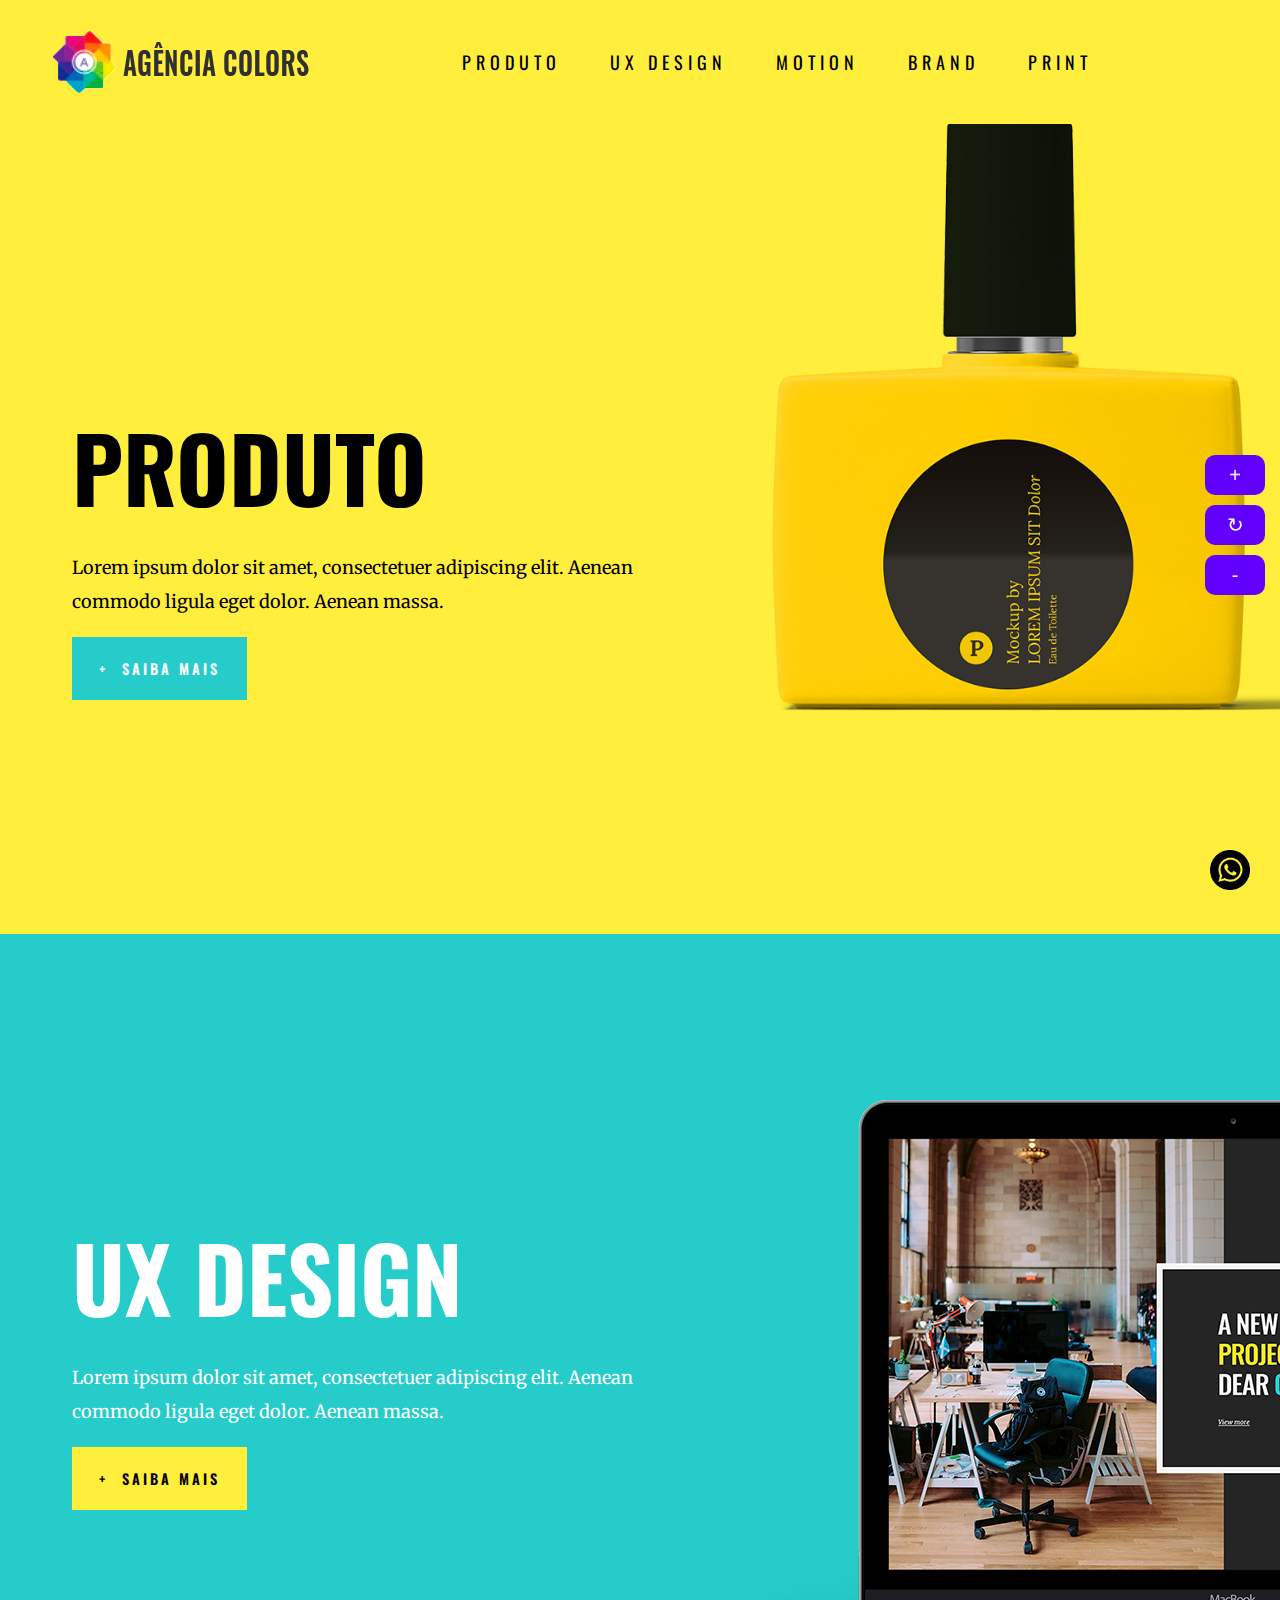
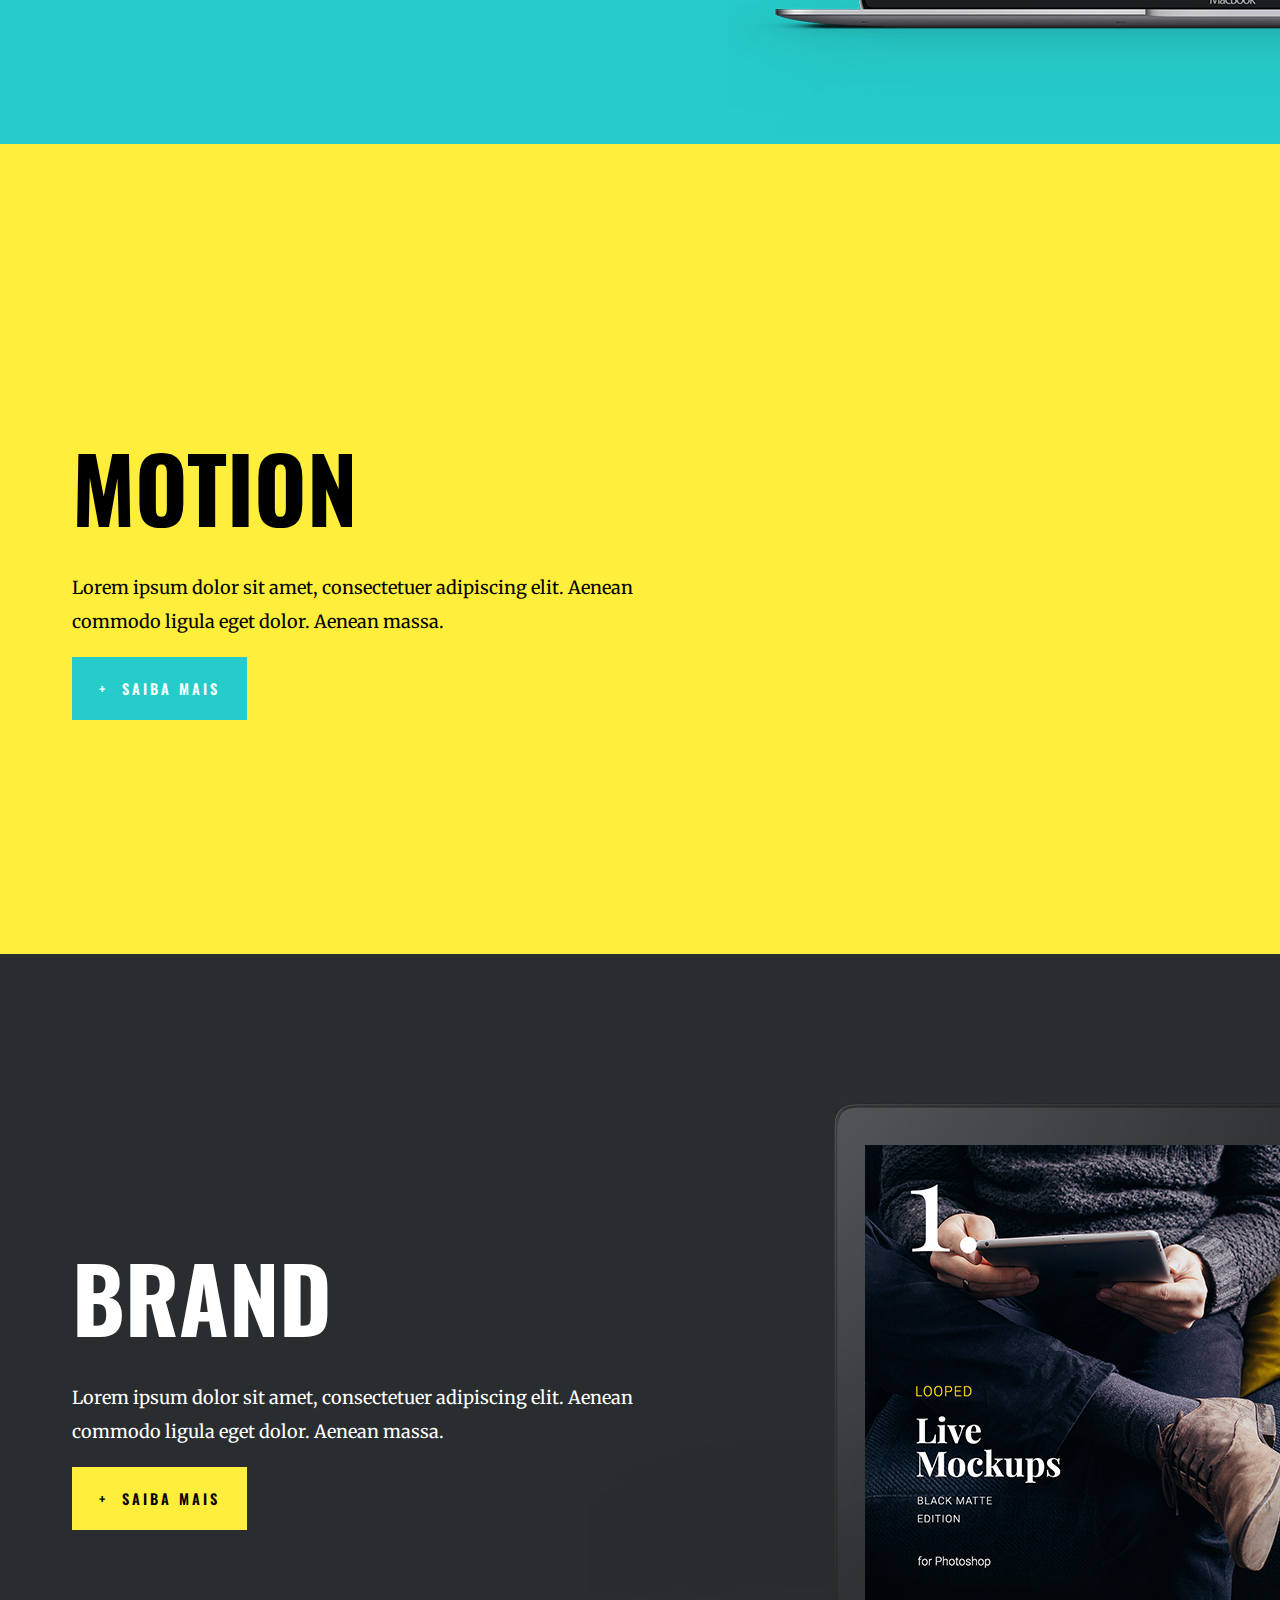
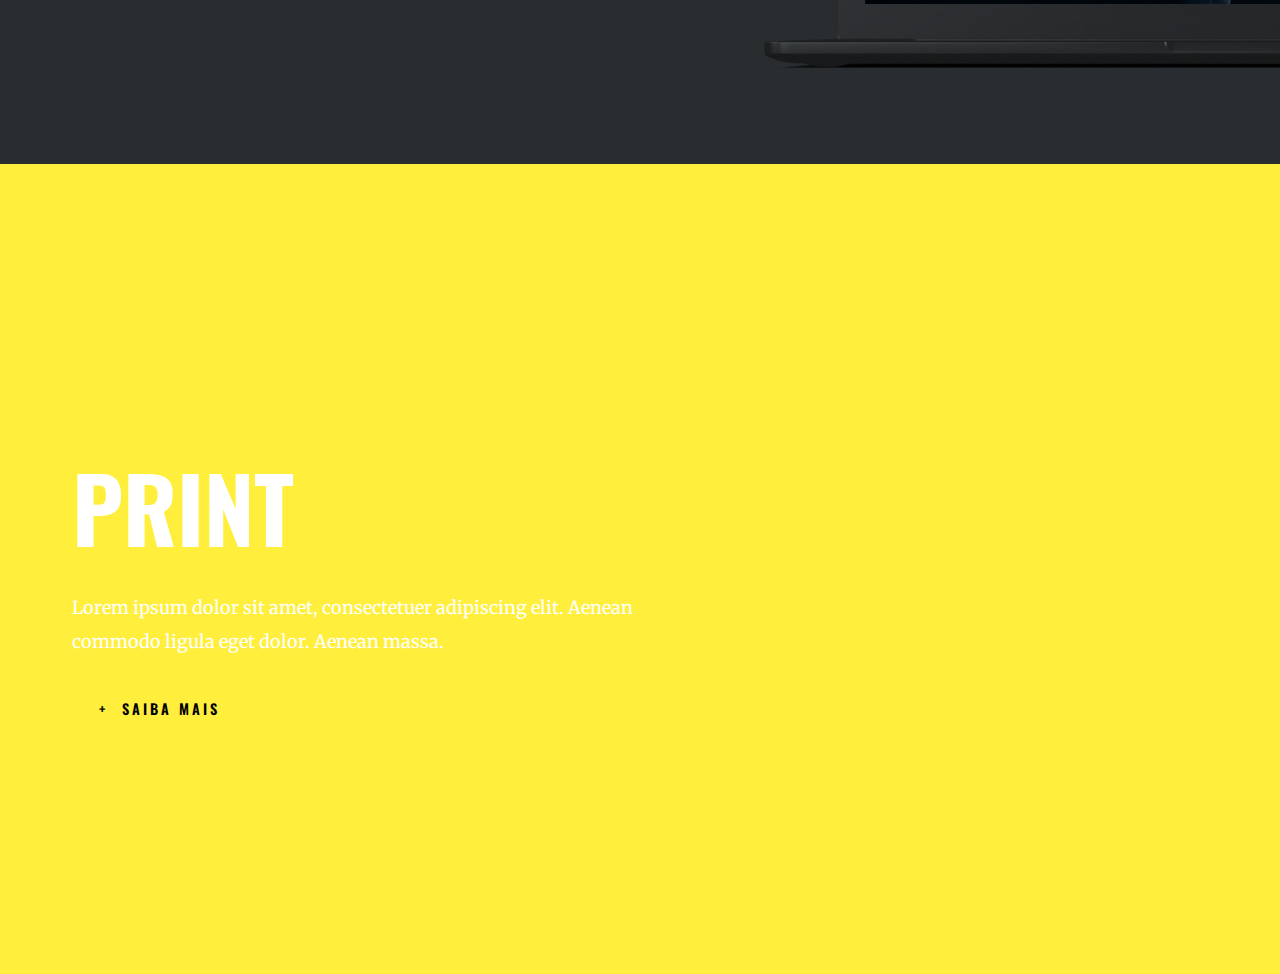
<file: index.html>
<!DOCTYPE html>
<html lang="pt-br">
<head>
    <meta charset="UTF-8">
    <meta http-equiv="X-UA-Compatible" content="IE=edge">
    <meta name="viewport" content="width=device-width, initial-scale=1.0">
    <title>Sites profissionais responsivos, loja virtual, UX Design - Agência Colors</title>
    <meta name="description" content="Criação profissional de sites responsivos, lojas virtuais, interface, aplicativos e muito mais. Somos a Agência Colors.">
    <meta name="keywords" content="site, site responsivo, criação de site, ux design, loja virtual">
    

    <!-- FAVICON -->
    <link rel="shortcut icon" href="img/favicon.png" type="image/x-icon">

    <!-- CSS EXTERNO -->
    <link rel="stylesheet" href="style.css">
</head>
<body>
    <header>
        <div><p><a href="index.html" title="página inicial"></a> <img class='logo' src="img/logo.png" alt=""></p></div>

        <nav>
            <h2 class="icon"> &equiv;</h2>
            <ul class="menu">
                <li><a href="#produto" title="Produtos da Agência Colors">Produto</a></li>
                <li><a href="#ux" title="Criação de interfaces com foco em UX">UX Design</a></li>
                <li><a href="#motion" title="motion design">Motion</a></li>
                <li><a href="#brand" title="Brand">Brand</a></li>
                <li><a href="#print" title="Print">Print</a></li>
            </ul>
        </nav>

        <div class="botao">
            <p><a target="_blank" href="https://wa.me/5511986127185"><img class="what" src="img/whatsapp.png" alt="Logo do whatsapp"></a></p>
        </div>

    </header>

    <section id="produto">

        <!-- Usando uma div para proteger conteudo, section é flex, mas a div não! -->

        <div class="conteudo">
            <h1>PRODUTO</h1>
            <p>Lorem ipsum dolor sit amet, consectetuer adipiscing elit. Aenean commodo ligula eget dolor. Aenean massa.</p>
            <p><a href="#" title="" class="btn-15 custom-btn bt-verde-agua">SAIBA MAIS</a></p>
        </div>
    </section>



    <section id="ux">
        <div class="conteudo">
            <h1>UX DESIGN</h1>
            <p>Lorem ipsum dolor sit amet, consectetuer adipiscing elit. Aenean commodo ligula eget dolor. Aenean massa.</p>
            <p><a href="#" title="" class="btn-15 custom-btn">SAIBA MAIS</a></p>
        </div>
    </section>


    <section id="motion">
        <div class="conteudo">
            <h1>MOTION</h1>
            <p>Lorem ipsum dolor sit amet, consectetuer adipiscing elit. Aenean commodo ligula eget dolor. Aenean massa.</p>
            <p><a href="#" title="" class=" custom-btn btn-15 bt-verde-agua">SAIBA MAIS</a></p>
        </div>
    </section>


    <section id="brand">
        <div class="conteudo">
            <h1>BRAND</h1>
            <p>Lorem ipsum dolor sit amet, consectetuer adipiscing elit. Aenean commodo ligula eget dolor. Aenean massa.</p>
            <p><a href="#" title="" class="btn-15 custom-btn">SAIBA MAIS</a></p>
        </div>
    </section>



    <section id="print">
        <div class="conteudo">
            <h1>PRINT</h1>
            <p>Lorem ipsum dolor sit amet, consectetuer adipiscing elit. Aenean commodo ligula eget dolor. Aenean massa.</p>
            <p><a href="#" title="" class="btn-15 custom-btn">SAIBA MAIS</a></p>
        </div>
    </section>
    
   
    <!-- Barra de acessibilidade -->

    <div id="acessibilidade">
        <button onclick="tamTexto(-4)"> - </button>
        <button onclick="tamTexto(18)"> &#x21bb; </button>
        <button onclick="tamTexto(+4)"> + </button>
    </div>

    <script>
        let fonte = 18
        // definindo a função que muda o tamanho

        function tamTexto (contador) {
            if (contador == 18){
                fonte = contador
            } else {
                fonte += contador
            }
        
            //definindo o tamanho da fonte do conteudo
            document.querySelector("body").style.fontSize = fonte + "px"
        }

       //definindo a função que muda o tamanho do texto

       if (fonte => 80 ) {
            fonte = 80
       } else if (fonte < 8) {
            fonte = 8;
       }
        
    </script>


    <script src="menu.js"></script>
</body>
</html>
</file>
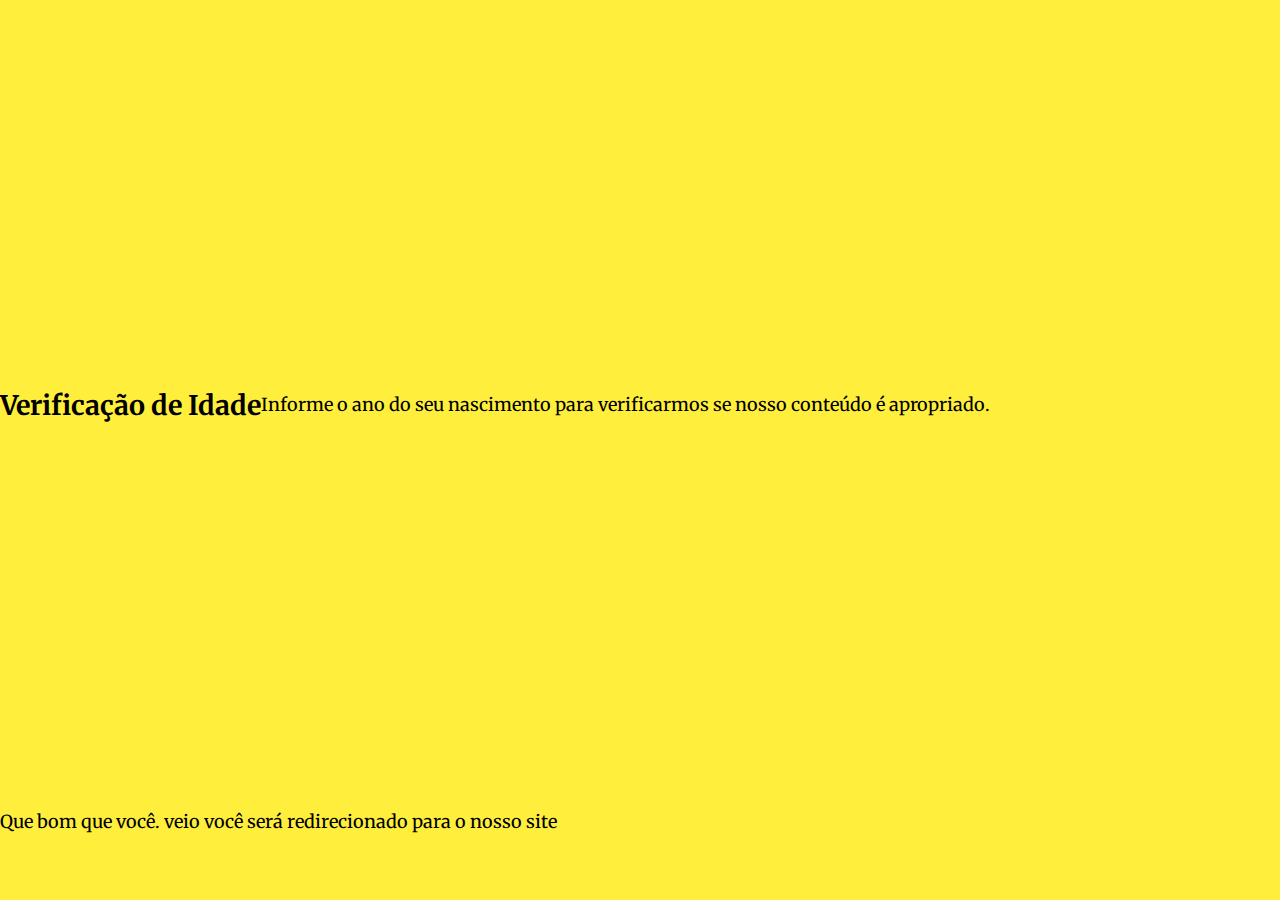
<file: entrada.html>
<!DOCTYPE html>

<html lang="pt-br">

<head>

    <meta charset="UTF-8">
    <meta http-equiv="X-UA-Compatible" content="IE=edge">
    <meta name="viewport" content="width=device-width, initial-scale=1.0">
    <title>Sites profissionais responsivos, loja virtual, UX Design - Agência Colors</title>
    <meta name="description" content="Somos a Agência Colors, informe sua idade.">
    <meta name="keywords" content="site, site responsivo">

    <!-- FAVICON -->
    <link rel="shortcut icon" href="imagens/favicon.png" type="image/x-icon">

    <!-- CSS EXTERNO -->
    <link rel="stylesheet" href="style.css">
</head>
<body>
    <section class="centraliza">
        <h2>Verificação de Idade</h2>
        <p>Informe o ano do seu nascimento para verificarmos se nosso conteúdo é apropriado.</p>
    </section>

    <script>
        // o basico (mal) feito

        /* let nasc = prompt ('Digite o ano do seu nascimento com 4 digitos')
        let anoAtual = new Date().getFullYear
        let idade = anoAtual - nasc

        if (idade < 18){
            document.write ("Você ainda não tem idade para acessar   agência Felps")} 
        else {
            window.location = "index.html"
        }
 */

 
        let nasc = prompt ('Digite o ano do seu nascimento com 4 digitos')
        let anoAtual = new Date().getFullYear
        let idade = anoAtual - nasc

        if (idade < 18){
            document.write ("Você ainda não tem idade para acessar   agência Felps")} 
        else {
            document.write ("Que bom que você. veio você será redirecionado para o nosso site")
            

            setTimeout( function () {
                window.location = "index.html"
            }, 3000);
        }

    </script>
</body>
</html>
</file>
<file: style.css>
@import url('https://fonts.googleapis.com/css2?family=Merriweather&family=Oswald&display=swap');

/*

Texto corrido: font-family: 'Merriweather', serif;

Título: font-family: 'Oswald', sans-serif;

*/

/* Ajuste do Box Model pra TUDO */

*, *::after, *::before { box-sizing: border-box; }

html {
    scroll-behavior: smooth;
    font-size: 18px;

}


body {
    background: rgb(255, 239, 60);
    margin: 0;
    padding: 0;
    font-family: 'Merriweather', serif;

}

header {
    display: flex;
    justify-content: space-around;
    align-items: center;

}

.icone {
    font-family: 'Oswald', sans-serif;
    font-size: 2rem;
    font-weight: 600;
    text-decoration: underline;
}

nav ul {
    list-style: none;
    padding: 0;
}

.menu {
    background-color: rgb(255, 239, 60);
    text-align:  center;
    padding: 0.5rem;
    margin-top: -1rem;
    display: none;
}

.menu-aberto {
    display: block;
    position: absolute;
    right: 0;
    left: 0;
}

li a {
    text-decoration: none;
    color: black;
}

nav li {
    font-family: 'Oswald', sans-serif;
    letter-spacing: 5px;
    text-transform: uppercase;
    margin:20px;
}

.icon {
    display: flex;
    font-size: 2.5rem;
    
}

section {
    height: 90vh;
    display: flex;
    align-items: center;
    margin: 0;
}

/* Limitando o conteudo da section. */
    .conteudo {
        width: 90%;
        max-width: 800px;
        margin: auto;
    }

    section  h1{
        font-family: 'Oswald', sans-serif;
        font-size: 3rem;
        margin-bottom: 1.9rem;
    }
    
    section p { line-height: 1.9rem}  /* cConfigura o espaço entre as linhas */



    .btn-15::before { 
        content:"+";
        margin-right: .8rem;
        font-weight: 600;
    }

    #produto {
        background-image: url(img/1.png);
        background-size: cover;
        background-position-x: center;  
    }

    #ux {
        color:#fff;
        background-image: url(img/2.png);
    }

    #motion {
        background-image: url(img/3.png);
        background-size: cover;
        background-position-x: center;
    }

    
    
    #brand {
        color: #fff;
        background-image: url(img/4.png);
    }

    #print {
        background-image: url(img/5.png);
        background-size: cover;
        background-position-x: center;
        color: #fff;;
    }


/* Formatando para  */

@media screen and (min-width:800px) {
    body {
        background-color: rgb(255, 239, 60);
    }
    
    .conteudo {
        width: 50%;
        max-width: 800px;
        margin-left: 4rem;
    }


    .icone {
        font-size: 1rem;
        text-decoration: underline;
    }

    section h1{
        font-size: 5rem;
        margin-bottom: 0.8rem;
    }

    #produto, #motion, #print {
        background-attachment: fixed;
    }

    nav li { 
        display: inline;
    }
    
    .menu {
        display: inline;
        font-family: 'Oswald', sans-serif;
        letter-spacing: 5px;
        text-transform: uppercase;
        margin:20px;
    }
    
    .icon {display: none;}
}

.what {
    position: fixed;
    right: 30px;
    bottom: 10px;
    width: 40px;
   
}

.btn-15 {
   z-index: 1;
 }
 .btn-15:after {
   position: absolute;
   content: "";
   width: 0;
   height: 100%;
   top: 0;
   right: 0;
   z-index: -1;
    background: #000000;
   transition: all 0.3s ease;
 }
 .btn-15:hover {
   color: #fff;
 }
 .btn-15:hover:after {
   left: 0;
   width: 100%;
 }
 .btn-15:active {
   top: 2px;
 }

.btn-15 {
    color: black;
    background-color: rgb(255, 239, 60);
}
.bt-verde-agua {
    background-color: #26ccca;
    color:white;
}



.custom-btn{
    font-family: 'Oswald', sans-serif;
    letter-spacing: 3px; /* Configura espaço entre as letras */
    text-decoration: none;
    font-size: .8rem;
    font-weight: 600;
    padding: 0.8rem 1.5rem;
    

    
    cursor: pointer;
    transition: all 0.3s ease;
    position: relative;
    display: inline-block;
}

#acessibilidade {
    position: fixed;
    display: flex;
    flex-direction: column-reverse;
    justify-content: center;
    align-items: flex-end;
    bottom:300px;
    left: 20px;
    right: 10px;
    z-index: 1;
}

#acessibilidade button {
    border: none;
    border-radius: 10px;
    margin: 5px;
    color: #fff;
    background: rgb(98, 0, 255);
    width: 60px;
    height: 40px;
    font-size:20px;

}
</file>
